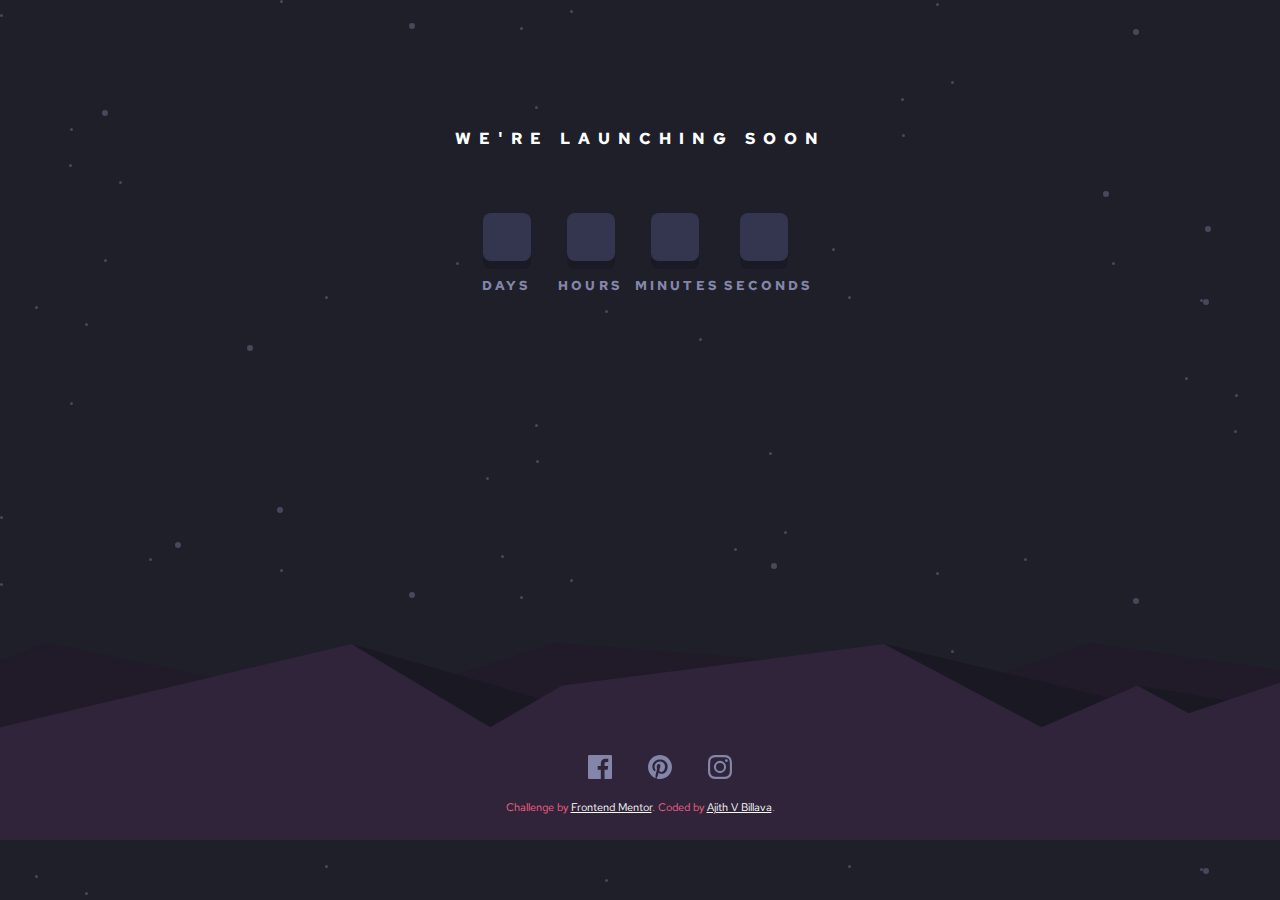
<file: index.html>
<!DOCTYPE html>
<html lang="en">

<head>
  <meta charset="UTF-8">
  <meta name="viewport" content="width=device-width, initial-scale=1.0">
  <!-- displays site properly based on user's device -->

  <link rel="icon" type="image/png" sizes="32x32" href="./images/favicon-32x32.png">

  <title>Frontend Mentor | Launch countdown timer</title>

  <!-- Feel free to remove these styles or customise in your own stylesheet 👍 -->
  <link rel="stylesheet" href="/style.css">
</head>

<body>
  <script src="/index.js"></script>


  <div class="container">
    <p id="header">WE'RE LAUNCHING SOON</p>

    <div id="content">
      <div class="timer">
        <p class="box"><span id="days"></span></p>
        <p class="box-text">DAYS</p>
      </div>

      <div class="timer">
        <p class="box"><span id="hours"></span></p>
        <p class="box-text">HOURS</p>
      </div>

      <div class="timer">
        <p class="box"><span id="minutes"></span></p>
        <p class="box-text">MINUTES</p>
      </div>
      <div class="timer">
        <p class="box"><span id="seconds"></span> </p>
        <p class="box-text">SECONDS</p>
      </div>
    </div>

  </div>


  <footer class="container">
    <ul>


      <li><a href="https://www.facebook.com/ajitv.billava/" target="_blank">
          <svg xmlns="http://www.w3.org/2000/svg" width="24" height="24">
            <path fill="#8385A9"
              d="M22.675 0H1.325C.593 0 0 .593 0 1.325v21.351C0 23.407.593 24 1.325 24H12.82v-9.294H9.692v-3.622h3.128V8.413c0-3.1 1.893-4.788 4.659-4.788 1.325 0 2.463.099 2.795.143v3.24l-1.918.001c-1.504 0-1.795.715-1.795 1.763v2.313h3.587l-.467 3.622h-3.12V24h6.116c.73 0 1.323-.593 1.323-1.325V1.325C24 .593 23.407 0 22.675 0z" />
          </svg>
        </a></li>

      <li><a href="https://in.pinterest.com/ajitvb/_saved/" target="_blank">
          <svg xmlns="http://www.w3.org/2000/svg" width="24" height="24">
            <path fill="#8385A9"
              d="M12 0C5.373 0 0 5.372 0 12c0 5.084 3.163 9.426 7.627 11.174-.105-.949-.2-2.405.042-3.441.218-.937 1.407-5.965 1.407-5.965s-.359-.719-.359-1.782c0-1.668.967-2.914 2.171-2.914 1.023 0 1.518.769 1.518 1.69 0 1.029-.655 2.568-.994 3.995-.283 1.194.599 2.169 1.777 2.169 2.133 0 3.772-2.249 3.772-5.495 0-2.873-2.064-4.882-5.012-4.882-3.414 0-5.418 2.561-5.418 5.207 0 1.031.397 2.138.893 2.738a.36.36 0 01.083.345l-.333 1.36c-.053.22-.174.267-.402.161-1.499-.698-2.436-2.889-2.436-4.649 0-3.785 2.75-7.262 7.929-7.262 4.163 0 7.398 2.967 7.398 6.931 0 4.136-2.607 7.464-6.227 7.464-1.216 0-2.359-.631-2.75-1.378l-.748 2.853c-.271 1.043-1.002 2.35-1.492 3.146C9.57 23.812 10.763 24 12 24c6.627 0 12-5.373 12-12 0-6.628-5.373-12-12-12z" />
          </svg>

        </a></li>

      <li><a href="https://www.instagram.com/ajitvbillava/" target="_blank">

          <svg xmlns="http://www.w3.org/2000/svg" width="24" height="24">
            <path fill="#8385A9"
              d="M12 2.163c3.204 0 3.584.012 4.85.07 3.252.148 4.771 1.691 4.919 4.919.058 1.265.069 1.645.069 4.849 0 3.205-.012 3.584-.069 4.849-.149 3.225-1.664 4.771-4.919 4.919-1.266.058-1.644.07-4.85.07-3.204 0-3.584-.012-4.849-.07-3.26-.149-4.771-1.699-4.919-4.92-.058-1.265-.07-1.644-.07-4.849 0-3.204.013-3.583.07-4.849.149-3.227 1.664-4.771 4.919-4.919 1.266-.057 1.645-.069 4.849-.069zM12 0C8.741 0 8.333.014 7.053.072 2.695.272.273 2.69.073 7.052.014 8.333 0 8.741 0 12c0 3.259.014 3.668.072 4.948.2 4.358 2.618 6.78 6.98 6.98C8.333 23.986 8.741 24 12 24c3.259 0 3.668-.014 4.948-.072 4.354-.2 6.782-2.618 6.979-6.98.059-1.28.073-1.689.073-4.948 0-3.259-.014-3.667-.072-4.947-.196-4.354-2.617-6.78-6.979-6.98C15.668.014 15.259 0 12 0zm0 5.838a6.162 6.162 0 100 12.324 6.162 6.162 0 000-12.324zM12 16a4 4 0 110-8 4 4 0 010 8zm6.406-11.845a1.44 1.44 0 100 2.881 1.44 1.44 0 000-2.881z" />
          </svg>
        </a></li>



    </ul>
    <div class="attribution">
      Challenge by <a href="https://www.frontendmentor.io?ref=challenge" target="_blank">Frontend Mentor</a>.
      Coded by <a href="https://github.com/Ajitvbillava" target="_blank">Ajith V Billava</a>.
    </div>
  </footer>




  <script src="https://code.jquery.com/jquery-3.5.1.slim.js"
    integrity="sha256-DrT5NfxfbHvMHux31Lkhxg42LY6of8TaYyK50jnxRnM=" crossorigin="anonymous"></script>


</body>

</html>
</file>
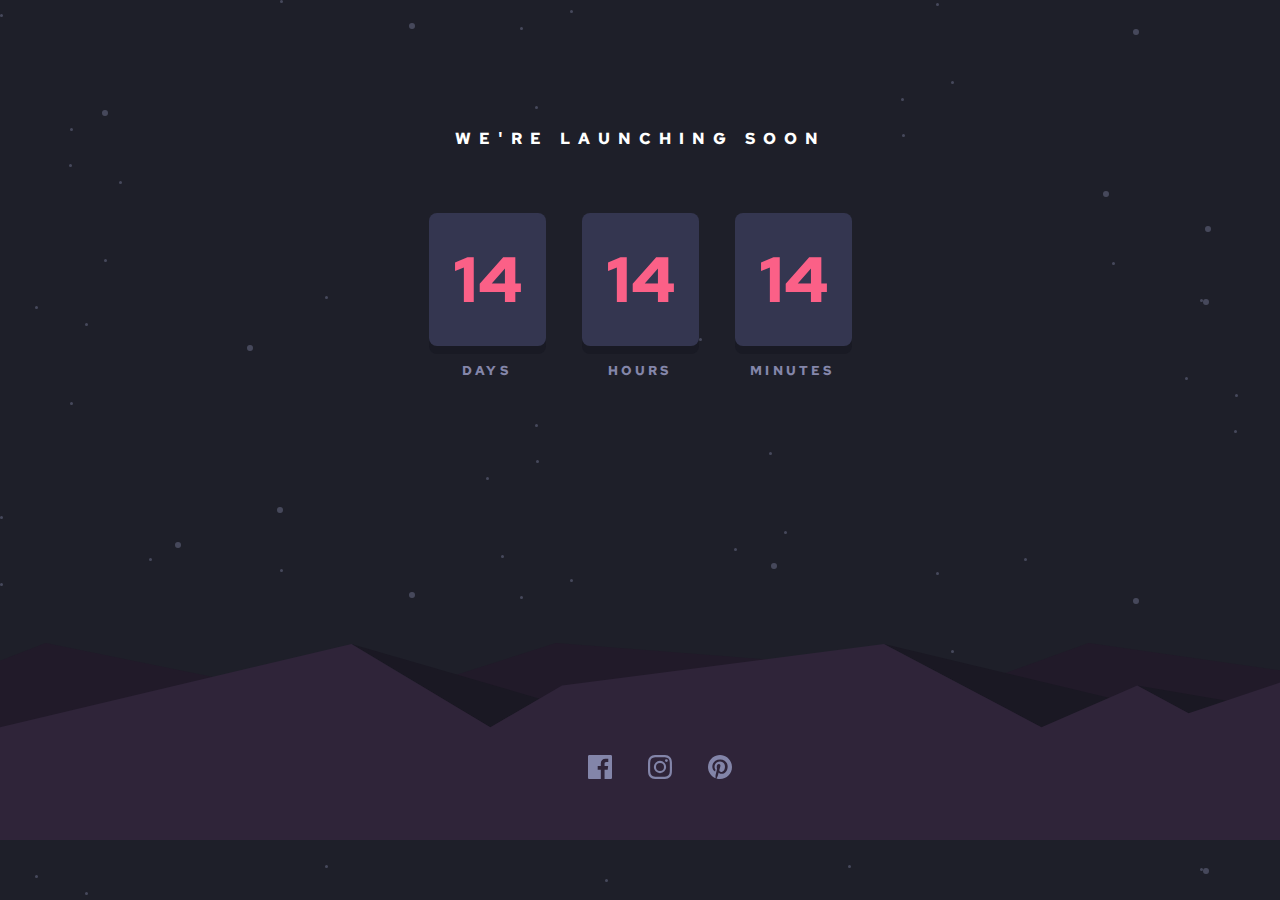
<file: components/components.html>
<!DOCTYPE html>
<html lang="en">
<head>
    <meta charset="UTF-8">
    <meta name="viewport" content="width=device-width, initial-scale=1.0">
    <title>Document</title>
    <link rel="stylesheet" href="/style.css">
</head>
<body>
    <div class="container">
        <p id="header">WE'RE LAUNCHING SOON</p>
        
        <div id="content">
            <div class="timer">
                <p class="box"><span>14</span> </p>
                <p class="box-text">DAYS</p>
            </div>
    
            <div class="timer">
                <p class="box">14</p>
                <p class="box-text">HOURS</p>
            </div>
    
            <div class="timer">
                <p class="box">14</p>
                <p class="box-text">MINUTES</p>
            </div>
        </div>

    </div>
    <footer class="container">
        <ul>
            <li><a href="#"><img src="/images/icon-facebook.svg" alt="icon-facebook"></a></li>
            <li><a href="#"><img src="/images/icon-instagram.svg" alt="icon-instagram"></a></li>
            <li><a href="#"><img src="/images/icon-pinterest.svg" alt="icon-pinterest"></a></li>
        </ul>
    </footer>
</body>
</html>
</file>
<file: style.css>
@import url('https://fonts.googleapis.com/css2?family=Red+Hat+Text:wght@400;700&display=swap');

:root {
    /* primary colors - font colors*/
    --Grayish-blue: hsl(237, 18%, 59%);
    --Soft-red: hsl(345, 95%, 68%);

    /* neutral - background colors*/
    --White: hsl(0, 0%, 100%);
    --Dark-desaturatedBlue: hsl(236, 21%, 26%);
    --darkBlue: hsl(235, 16%, 14%);
    /* (mostly black) */
    --Very-darkBlue: hsl(234, 17%, 12%);
}

body {
    margin: 0px;
    background-color: var(--darkBlue);
    font-family: 'Red Hat Text', sans-serif;
    background-image: url(/images/bg-stars.svg);
}


.container {
    text-align: center;
    margin: auto;
    display: block;
    width: 100%;
}

#header {
    width: 100%;
    font-size: 1rem;
    color: var(--White);
    margin: 8rem auto 3rem auto;
    font-weight: bold;
    letter-spacing: 0.5rem;

}



.timer {
    display: inline-block;
    /* -moz-text-decoration-line: line-through; */
    /* text-decoration: line-through; */

}

.box {
    
    background-color: var(--Dark-desaturatedBlue);
    padding: 1.5rem;
    margin: 1rem;
    display: block;
    width: max-content;

   
    color: var(--Soft-red);
    font-size: 4rem;
    font-weight: bold;
    border-radius: 0.5rem;
    box-shadow: 0rem 0.5rem var(--Very-darkBlue);
    
}

.box-text {
    color: var(--Grayish-blue);
    font-size: 0.8rem;
    font-weight: bold;
    letter-spacing: 0.2rem;
}

footer {
    background-image: url(/images/pattern-hills.svg);
    height: 25%;
    width: 100%;
    position: absolute;
    bottom: 0;
    background-repeat: no-repeat;
    padding-top: 2rem;
    margin: 0rem;

}

footer ul {
    padding-top: 4rem;
    list-style: none;
}

li {
    margin: 0rem 1rem;
    display: inline-block;
}

path:hover {
    fill: var(--Soft-red);
}



.attribution {
    font-size: 11px;
    text-align: center;
    color: var(--Soft-red);
}

.attribution a {
    color: var(--White);
}


/* Screen less than 700px */

@media(max-width:700px) {
    .box {
        padding: 1.5rem;
        font-size: 3rem;
        margin: 0.85rem;
    }

    #content {
        width: 100%;
    }

}

@media(max-width:580px) {
    .box {
        padding: 1rem;
        font-size: 3rem;
        margin: 0.75rem;
    }

    #content {
        width: 100%;
        padding-bottom: 5rem;
    }

   
}

@media(max-width:500px) {
    .box {
        padding: 0.75rem;
        font-size: 2.5rem;
        margin: 0.75rem;
    }

    #content {
        width: 100%;
        padding-bottom: 5rem;
    }

    .box-text {
        font-size: 0.6rem;
    }

    

}

@media(max-width:400px) {
    .box {
        padding: 0.5rem;
        font-size: 2.25rem;
        margin: 0.55rem;
    }

    .box-text {
        font-size: 0.45rem;
    }

    #content {
        width: 100%;
        padding-bottom: 5rem;
    }

    

}
</file>
